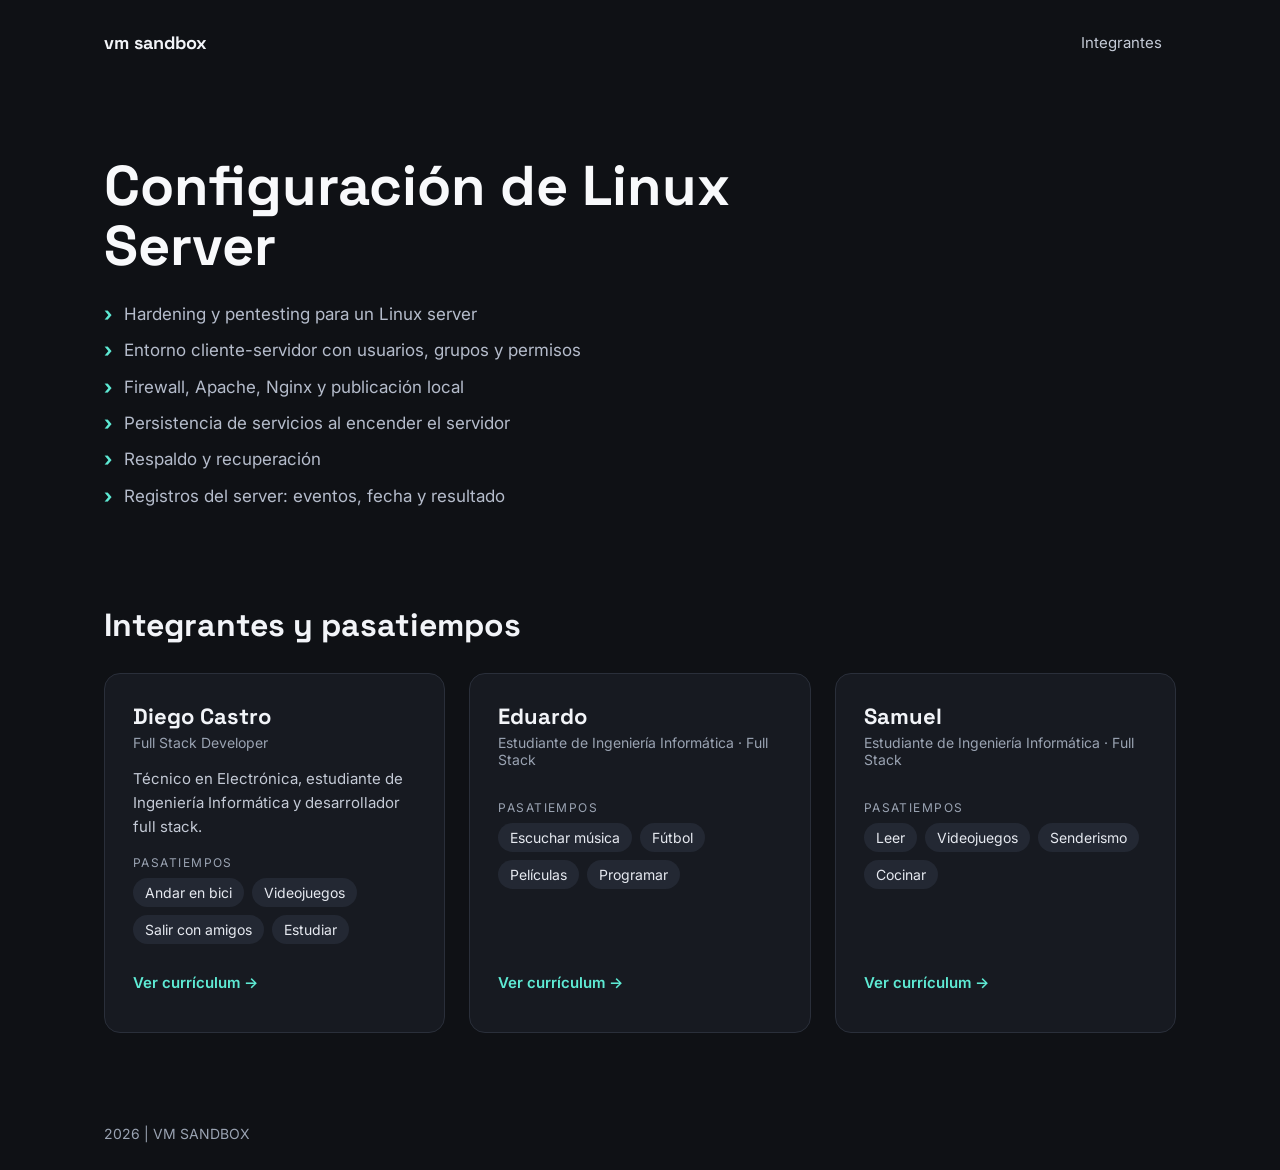
<file: webpage/index.html>
<!DOCTYPE html>
<html lang="es">

<head>
  <meta charset="UTF-8">
  <meta name="viewport" content="width=device-width, initial-scale=1">
  <title>VM Sandbox | Nuestro equipo</title>
  <link rel="preconnect" href="https://fonts.googleapis.com">
  <link rel="preconnect" href="https://fonts.gstatic.com" crossorigin>
  <link rel="stylesheet"
    href="https://fonts.googleapis.com/css2?family=Inter:wght@400;500;600&family=Space+Grotesk:wght@500;700&display=swap">
  <link rel="stylesheet" href="styles.css">
</head>

<body>
  <header class="contenedor encabezado">
    <span class="logo">vm sandbox</span>
    <nav class="menu">
      <a href="#integrantes">Integrantes</a>
    </nav>
  </header>

  <main>
    <section class="contenedor hero">
      <h1>Configuración de Linux Server</h1>
      <ul class="hero-lista">
        <li>Hardening y pentesting para un Linux server</li>
        <li>Entorno cliente-servidor con usuarios, grupos y permisos</li>
        <li>Firewall, Apache, Nginx y publicación local</li>
        <li>Persistencia de servicios al encender el servidor</li>
        <li>Respaldo y recuperación</li>
        <li>Registros del server: eventos, fecha y resultado</li>
      </ul>
    </section>

    <section id="integrantes" class="contenedor seccion">
      <h2>Integrantes y pasatiempos</h2>
      <div class="grid">
        <article class="tarjeta">
          <div>
            <h3>Diego Castro</h3>
            <p class="rol">Full Stack Developer</p>
          </div>
          <p class="descripcion">Técnico en Electrónica, estudiante de Ingeniería Informática y desarrollador full
            stack.</p>
          <div>
            <p class="etiqueta">Pasatiempos</p>
            <ul class="chips">
              <li>Andar en bici</li>
              <li>Videojuegos</li>
              <li>Salir con amigos</li>
              <li>Estudiar</li>
            </ul>
          </div>
          <a class="ver-cv" href="cv-diego.html">Ver currículum →</a>
        </article>
        <article class="tarjeta">
          <div>
            <h3>Eduardo</h3>
            <p class="rol">Estudiante de Ingeniería Informática · Full Stack</p>
          </div>
          <p class="descripcion">
          </p>
          <div>
            <p class="etiqueta">Pasatiempos</p>
            <ul class="chips">
              <li>Escuchar música</li>
              <li>Fútbol</li>
              <li>Películas</li>
              <li>Programar</li>
            </ul>
          </div>
          <a class="ver-cv" href="cv-eduardo.html">Ver currículum →</a>
        </article>
        <article class="tarjeta">
          <div>
            <h3>Samuel</h3>
            <p class="rol">Estudiante de Ingeniería Informática · Full Stack</p>
          </div>
          <p class="descripcion">
          </p>
          <div>
            <p class="etiqueta">Pasatiempos</p>
            <ul class="chips">
              <li>Leer</li>
              <li>Videojuegos</li>
              <li>Senderismo</li>
              <li>Cocinar</li>
            </ul>
          </div>
          <a class="ver-cv" href="cv-samuel.html">Ver currículum →</a>
        </article>
      </div>
    </section>
  </main>

  <footer class="contenedor pie">
    <span id="anio">2026</span> | VM SANDBOX
  </footer>

  <script src="script.js"></script>
</body>

</html>
</file>
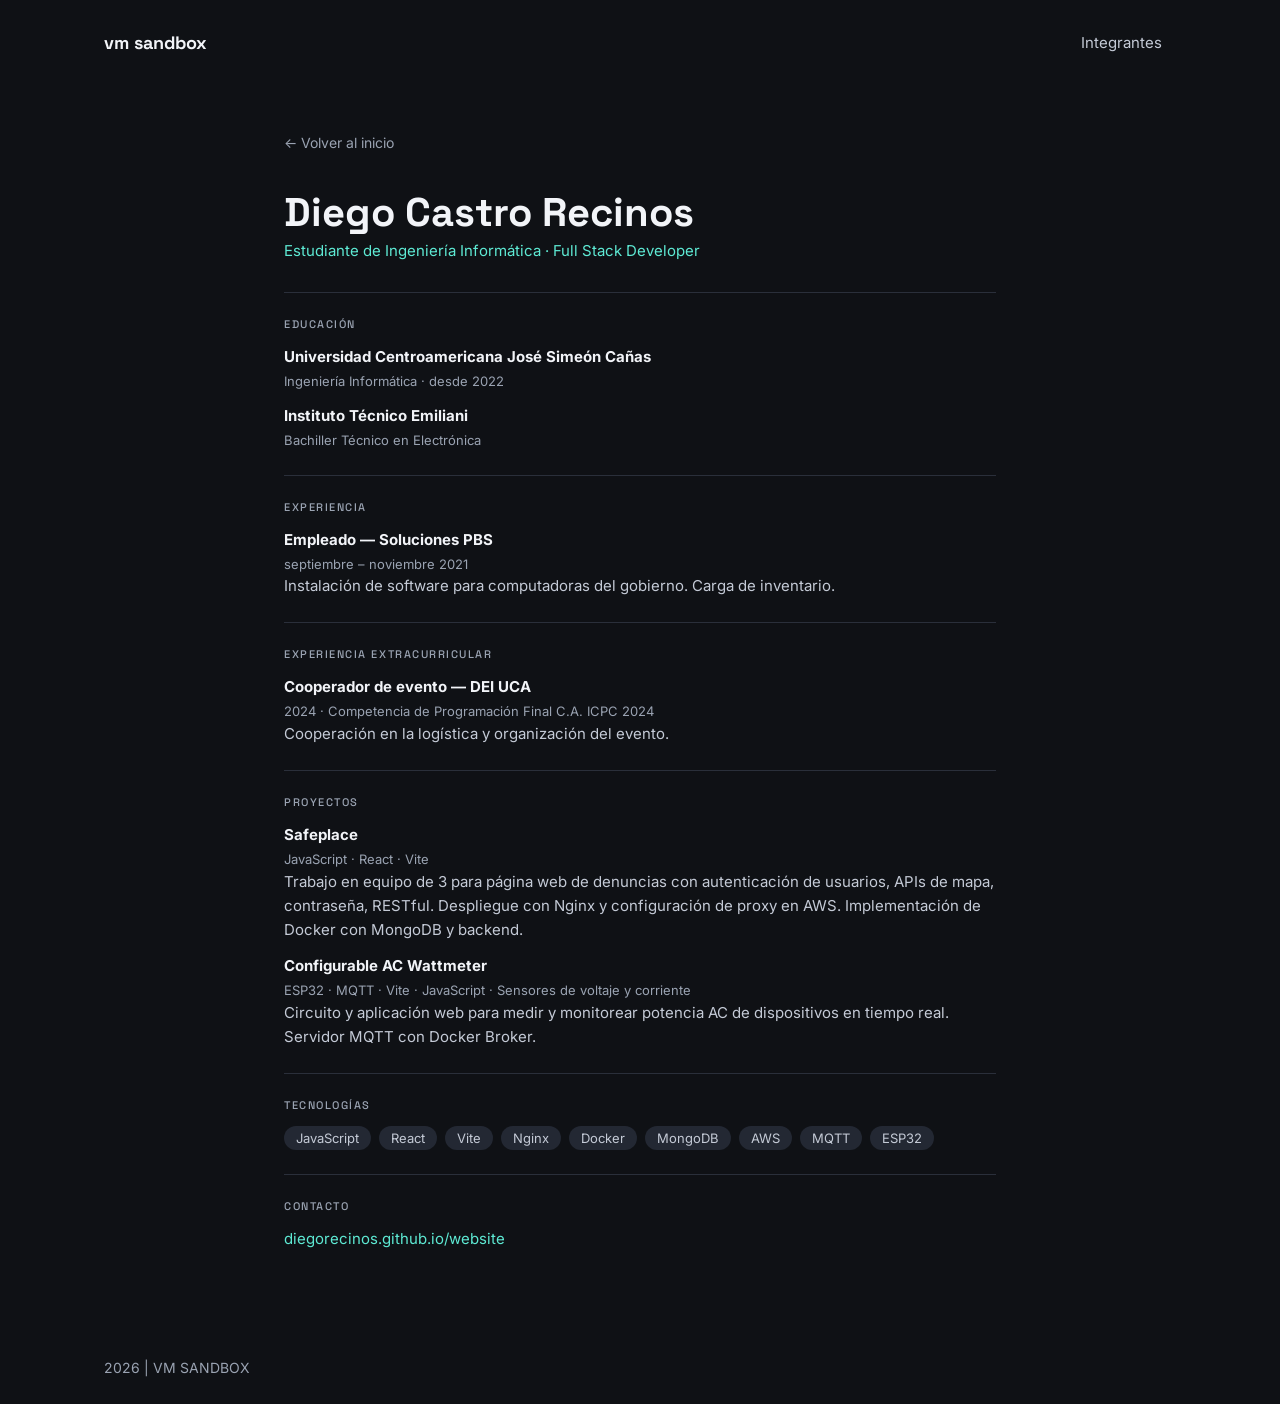
<file: webpage/cv-diego.html>
<!DOCTYPE html>
<html lang="es">
<head>
  <meta charset="UTF-8">
  <meta name="viewport" content="width=device-width, initial-scale=1">
  <title>CV — Diego Castro Recinos | VM Sandbox</title>
  <meta name="description" content="Currículum de Diego Castro Recinos, Técnico en Electrónica y estudiante de Ingeniería Informática, desarrollador full stack.">
  <link rel="preconnect" href="https://fonts.googleapis.com">
  <link rel="preconnect" href="https://fonts.gstatic.com" crossorigin>
  <link rel="stylesheet" href="https://fonts.googleapis.com/css2?family=Inter:wght@400;500;600&family=Space+Grotesk:wght@500;700&display=swap">
  <link rel="stylesheet" href="styles.css">
  <style>
    .cv-page { max-width: 760px; margin: 0 auto; padding: 48px 24px 80px; }
    .cv-volver {
      display: inline-flex;
      align-items: center;
      gap: 6px;
      color: var(--texto-tenue);
      text-decoration: none;
      font-size: 14px;
      margin-bottom: 40px;
      transition: color 0.2s;
    }
    .cv-volver:hover { color: var(--acento); opacity: 1; }
    .cv-nombre { font-size: 40px; line-height: 1.1; margin-bottom: 6px; }
    .cv-subtitulo { font-size: 15px; color: var(--acento); margin: 0 0 32px; }
    .cv-seccion { border-top: 1px solid var(--borde); padding-top: 24px; margin-top: 24px; }
    .cv-seccion h2 {
      font-size: 11px;
      font-weight: 500;
      letter-spacing: 0.14em;
      text-transform: uppercase;
      color: var(--texto-tenue);
      margin: 0 0 14px;
    }
    .cv-seccion ul { margin: 0; padding: 0; list-style: none; display: flex; flex-direction: column; gap: 12px; }
    .cv-seccion li { font-size: 15px; line-height: 1.6; color: var(--texto-suave); }
    .cv-seccion li strong { color: var(--titulo); }
    .cv-seccion li .meta { display: block; font-size: 13px; color: var(--texto-tenue); margin-top: 2px; }
    .cv-tags { display: flex; flex-wrap: wrap; gap: 8px; }
    .cv-tags span {
      padding: 4px 12px;
      border-radius: 999px;
      background: var(--chip);
      font-size: 13px;
      color: var(--texto-suave);
    }
    .cv-link { color: var(--acento); text-decoration: none; }
    .cv-link:hover { opacity: 0.8; }
  </style>
</head>
<body>
  <header class="contenedor encabezado">
    <a href="index.html" class="logo" style="text-decoration:none;">vm sandbox</a>
    <nav class="menu">
      <a href="index.html#integrantes">Integrantes</a>
    </nav>
  </header>

  <main>
    <div class="cv-page">
      <a href="index.html" class="cv-volver">← Volver al inicio</a>

      <h1 class="cv-nombre">Diego Castro Recinos</h1>
      <p class="cv-subtitulo">Estudiante de Ingeniería Informática &middot; Full Stack Developer</p>

      <section class="cv-seccion">
        <h2>Educación</h2>
        <ul>
          <li>
            <strong>Universidad Centroamericana José Simeón Cañas</strong>
            <span class="meta">Ingeniería Informática · desde 2022</span>
          </li>
          <li>
            <strong>Instituto Técnico Emiliani</strong>
            <span class="meta">Bachiller Técnico en Electrónica</span>
          </li>
        </ul>
      </section>

      <section class="cv-seccion">
        <h2>Experiencia</h2>
        <ul>
          <li>
            <strong>Empleado — Soluciones PBS</strong>
            <span class="meta">septiembre – noviembre 2021</span>
            Instalación de software para computadoras del gobierno. Carga de inventario.
          </li>
        </ul>
      </section>

      <section class="cv-seccion">
        <h2>Experiencia Extracurricular</h2>
        <ul>
          <li>
            <strong>Cooperador de evento — DEI UCA</strong>
            <span class="meta">2024 · Competencia de Programación Final C.A. ICPC 2024</span>
            Cooperación en la logística y organización del evento.
          </li>
        </ul>
      </section>

      <section class="cv-seccion">
        <h2>Proyectos</h2>
        <ul>
          <li>
            <strong>Safeplace</strong>
            <span class="meta">JavaScript · React · Vite</span>
            Trabajo en equipo de 3 para página web de denuncias con autenticación de usuarios, APIs de mapa, contraseña, RESTful. Despliegue con Nginx y configuración de proxy en AWS. Implementación de Docker con MongoDB y backend.
          </li>
          <li>
            <strong>Configurable AC Wattmeter</strong>
            <span class="meta">ESP32 · MQTT · Vite · JavaScript · Sensores de voltaje y corriente</span>
            Circuito y aplicación web para medir y monitorear potencia AC de dispositivos en tiempo real. Servidor MQTT con Docker Broker.
          </li>
        </ul>
      </section>

      <section class="cv-seccion">
        <h2>Tecnologías</h2>
        <div class="cv-tags">
          <span>JavaScript</span>
          <span>React</span>
          <span>Vite</span>
          <span>Nginx</span>
          <span>Docker</span>
          <span>MongoDB</span>
          <span>AWS</span>
          <span>MQTT</span>
          <span>ESP32</span>
        </div>
      </section>

      <section class="cv-seccion">
        <h2>Contacto</h2>
        <ul>
          <li>
            <a class="cv-link" href="http://diegorecinos.github.io/website" target="_blank" rel="noopener">diegorecinos.github.io/website</a>
          </li>
        </ul>
      </section>
    </div>
  </main>

  <footer class="contenedor pie">
    <span>2026</span> | VM SANDBOX
  </footer>
</body>
</html>
</file>
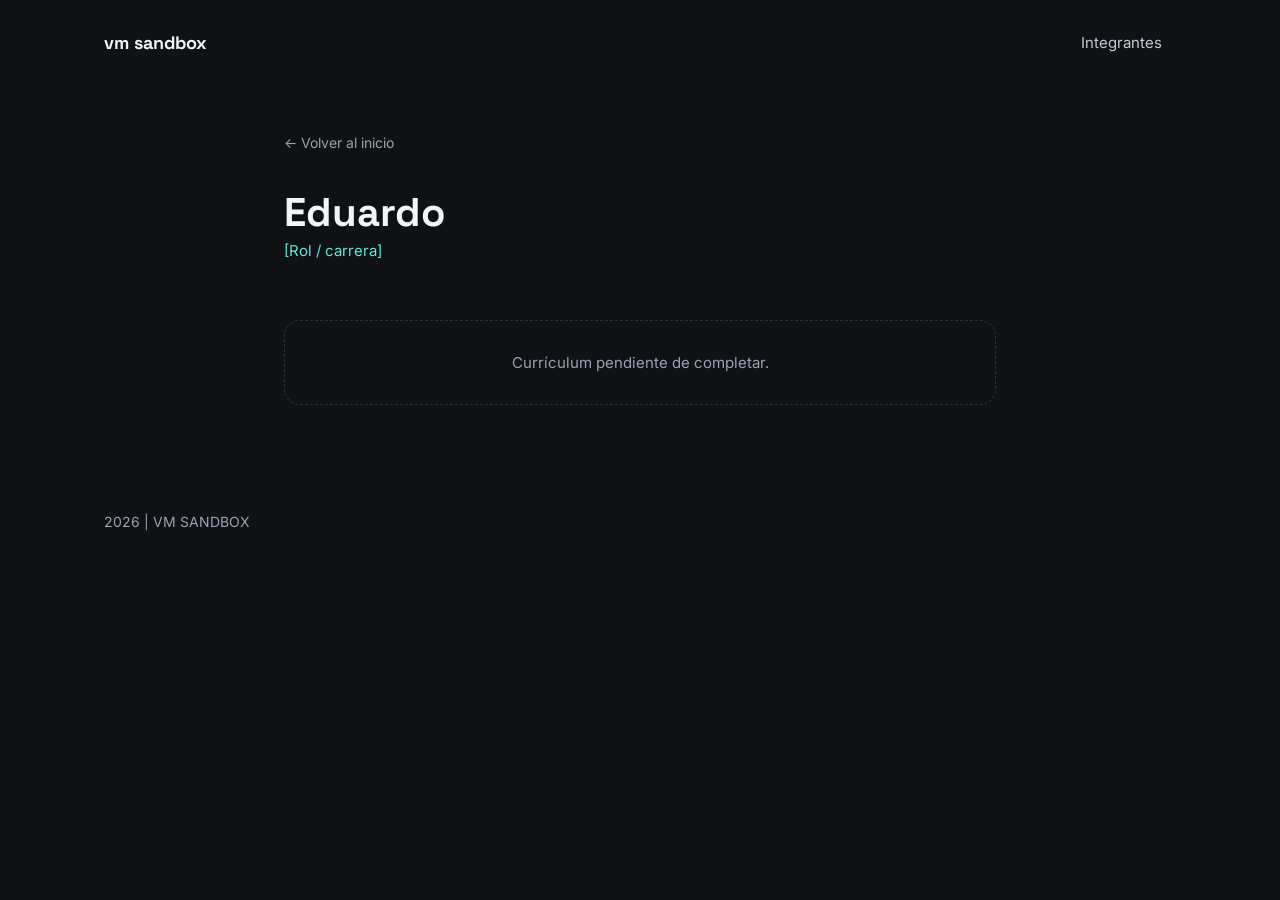
<file: webpage/cv-eduardo.html>
<!DOCTYPE html>
<html lang="es">
<head>
  <meta charset="UTF-8">
  <meta name="viewport" content="width=device-width, initial-scale=1">
  <title>CV — Eduardo | VM Sandbox</title>
  <link rel="preconnect" href="https://fonts.googleapis.com">
  <link rel="preconnect" href="https://fonts.gstatic.com" crossorigin>
  <link rel="stylesheet" href="https://fonts.googleapis.com/css2?family=Inter:wght@400;500;600&family=Space+Grotesk:wght@500;700&display=swap">
  <link rel="stylesheet" href="styles.css">
  <style>
    .cv-page { max-width: 760px; margin: 0 auto; padding: 48px 24px 80px; }
    .cv-volver {
      display: inline-flex;
      align-items: center;
      gap: 6px;
      color: var(--texto-tenue);
      text-decoration: none;
      font-size: 14px;
      margin-bottom: 40px;
      transition: color 0.2s;
    }
    .cv-volver:hover { color: var(--acento); opacity: 1; }
    .cv-nombre { font-size: 40px; line-height: 1.1; margin-bottom: 6px; }
    .cv-subtitulo { font-size: 15px; color: var(--acento); margin: 0 0 32px; }
    .cv-seccion { border-top: 1px solid var(--borde); padding-top: 24px; margin-top: 24px; }
    .cv-seccion h2 {
      font-size: 11px;
      font-weight: 500;
      letter-spacing: 0.14em;
      text-transform: uppercase;
      color: var(--texto-tenue);
      margin: 0 0 14px;
    }
    .cv-seccion ul { margin: 0; padding: 0; list-style: none; display: flex; flex-direction: column; gap: 12px; }
    .cv-seccion li { font-size: 15px; line-height: 1.6; color: var(--texto-suave); }
    .cv-seccion li strong { color: var(--titulo); }
    .cv-seccion li .meta { display: block; font-size: 13px; color: var(--texto-tenue); margin-top: 2px; }
    .pendiente {
      margin-top: 60px;
      padding: 32px;
      border: 1px dashed var(--borde);
      border-radius: 16px;
      text-align: center;
      color: var(--texto-tenue);
      font-size: 15px;
    }
  </style>
</head>
<body>
  <header class="contenedor encabezado">
    <a href="index.html" class="logo" style="text-decoration:none;">vm sandbox</a>
    <nav class="menu">
      <a href="index.html#integrantes">Integrantes</a>
    </nav>
  </header>

  <main>
    <div class="cv-page">
      <a href="index.html" class="cv-volver">← Volver al inicio</a>

      <h1 class="cv-nombre">Eduardo</h1>
      <p class="cv-subtitulo">[Rol / carrera]</p>

      <div class="pendiente">
        Currículum pendiente de completar.
      </div>
    </div>
  </main>

  <footer class="contenedor pie">
    <span>2026</span> | VM SANDBOX
  </footer>
</body>
</html>
</file>
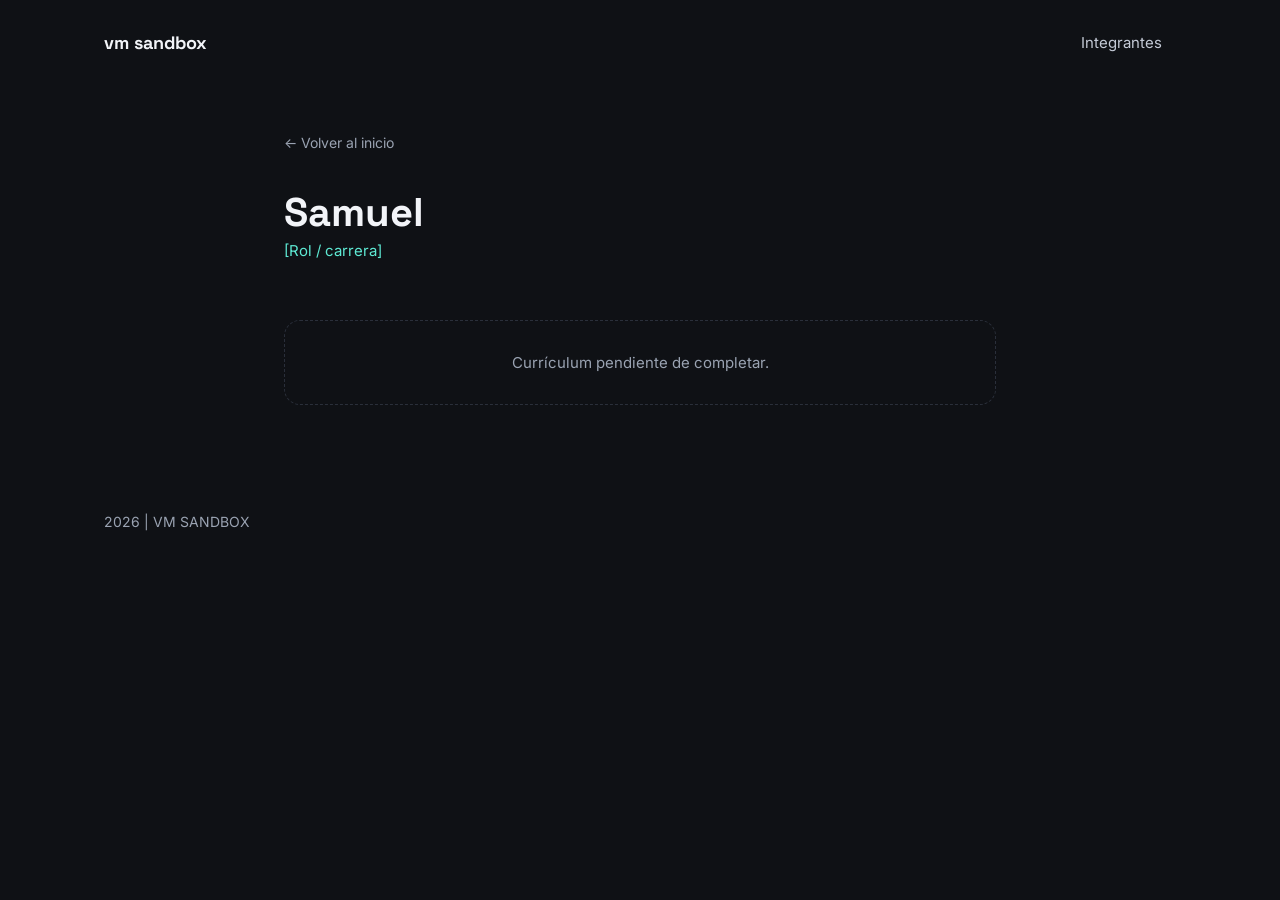
<file: webpage/cv-samuel.html>
<!DOCTYPE html>
<html lang="es">
<head>
  <meta charset="UTF-8">
  <meta name="viewport" content="width=device-width, initial-scale=1">
  <title>CV — Samuel | VM Sandbox</title>
  <link rel="preconnect" href="https://fonts.googleapis.com">
  <link rel="preconnect" href="https://fonts.gstatic.com" crossorigin>
  <link rel="stylesheet" href="https://fonts.googleapis.com/css2?family=Inter:wght@400;500;600&family=Space+Grotesk:wght@500;700&display=swap">
  <link rel="stylesheet" href="styles.css">
  <style>
    .cv-page { max-width: 760px; margin: 0 auto; padding: 48px 24px 80px; }
    .cv-volver {
      display: inline-flex;
      align-items: center;
      gap: 6px;
      color: var(--texto-tenue);
      text-decoration: none;
      font-size: 14px;
      margin-bottom: 40px;
      transition: color 0.2s;
    }
    .cv-volver:hover { color: var(--acento); opacity: 1; }
    .cv-nombre { font-size: 40px; line-height: 1.1; margin-bottom: 6px; }
    .cv-subtitulo { font-size: 15px; color: var(--acento); margin: 0 0 32px; }
    .cv-seccion { border-top: 1px solid var(--borde); padding-top: 24px; margin-top: 24px; }
    .cv-seccion h2 {
      font-size: 11px;
      font-weight: 500;
      letter-spacing: 0.14em;
      text-transform: uppercase;
      color: var(--texto-tenue);
      margin: 0 0 14px;
    }
    .cv-seccion ul { margin: 0; padding: 0; list-style: none; display: flex; flex-direction: column; gap: 12px; }
    .cv-seccion li { font-size: 15px; line-height: 1.6; color: var(--texto-suave); }
    .cv-seccion li strong { color: var(--titulo); }
    .cv-seccion li .meta { display: block; font-size: 13px; color: var(--texto-tenue); margin-top: 2px; }
    .pendiente {
      margin-top: 60px;
      padding: 32px;
      border: 1px dashed var(--borde);
      border-radius: 16px;
      text-align: center;
      color: var(--texto-tenue);
      font-size: 15px;
    }
  </style>
</head>
<body>
  <header class="contenedor encabezado">
    <a href="index.html" class="logo" style="text-decoration:none;">vm sandbox</a>
    <nav class="menu">
      <a href="index.html#integrantes">Integrantes</a>
    </nav>
  </header>

  <main>
    <div class="cv-page">
      <a href="index.html" class="cv-volver">← Volver al inicio</a>

      <h1 class="cv-nombre">Samuel</h1>
      <p class="cv-subtitulo">[Rol / carrera]</p>

      <div class="pendiente">
        Currículum pendiente de completar.
      </div>
    </div>
  </main>

  <footer class="contenedor pie">
    <span>2026</span> | VM SANDBOX
  </footer>
</body>
</html>
</file>
<file: webpage/styles.css>
:root {
  --fondo: #0f1115;
  --fondo-alt: #12151b;
  --tarjeta: #171a21;
  --chip: #232833;
  --borde: #2a2f3a;
  --texto: #e6e9f0;
  --texto-suave: #c4cad6;
  --texto-tenue: #9aa3b2;
  --titulo: #f2f4f8;
  --acento: #5eead4;
}

* { box-sizing: border-box; }

html { scroll-behavior: smooth; }

body {
  margin: 0;
  background: var(--fondo);
  color: var(--texto);
  font-family: "Inter", sans-serif;
}

h1, h2, h3 {
  font-family: "Space Grotesk", sans-serif;
  color: var(--titulo);
  margin: 0;
}

a:hover { opacity: 0.8; }

.contenedor {
  max-width: 1120px;
  margin: 0 auto;
  padding-left: 24px;
  padding-right: 24px;
}

/* Encabezado */
.encabezado {
  padding-top: 20px;
  padding-bottom: 20px;
  display: flex;
  flex-wrap: wrap;
  gap: 12px;
  align-items: center;
  justify-content: space-between;
}

.logo {
  font-family: "Space Grotesk", sans-serif;
  font-weight: 700;
  font-size: 18px;
  color: var(--titulo);
}

.menu { display: flex; gap: 8px; flex-wrap: wrap; }

.menu a {
  min-height: 44px;
  display: inline-flex;
  align-items: center;
  padding: 0 14px;
  color: var(--texto-suave);
  text-decoration: none;
  font-size: 15px;
}

/* Portada */
.hero { padding-top: 72px; padding-bottom: 64px; }

.hero h1 {
  max-width: 760px;
  font-size: 56px;
  line-height: 1.08;
  color: #f8f9fb;
}

.hero p {
  margin: 24px 0 0;
  max-width: 620px;
  font-size: 18px;
  line-height: 1.6;
  color: #b5bccb;
}

.hero-lista {
  margin: 24px 0 0;
  padding: 0;
  list-style: none;
  max-width: 620px;
  display: flex;
  flex-direction: column;
  gap: 10px;
}

.hero-lista li {
  font-size: 17px;
  line-height: 1.55;
  color: #b5bccb;
  padding-left: 20px;
  position: relative;
}

.hero-lista li::before {
  content: "›";
  position: absolute;
  left: 0;
  color: var(--acento);
  font-weight: 700;
  font-size: 20px;
  line-height: 1.3;
}

/* Secciones */
.seccion { padding-top: 32px; padding-bottom: 64px; }

.seccion h2,
.curriculum h2 { font-size: 32px; }

.seccion h2 { margin-bottom: 28px; }

.grid {
  display: grid;
  grid-template-columns: repeat(auto-fit, minmax(280px, 1fr));
  gap: 24px;
}

/* Tarjetas */
.tarjeta {
  background: var(--tarjeta);
  border: 1px solid var(--borde);
  border-radius: 16px;
  padding: 28px;
  display: flex;
  flex-direction: column;
  gap: 16px;
  transition: border-color 0.3s, box-shadow 0.3s;
}

.tarjeta h3 { font-size: 22px; }

.rol { margin: 4px 0 0; font-size: 14px; color: var(--texto-tenue); }

.descripcion { margin: 0; font-size: 15px; line-height: 1.6; color: var(--texto-suave); }

.etiqueta {
  margin: 0 0 8px;
  font-size: 12px;
  font-weight: 400;
  letter-spacing: 0.12em;
  text-transform: uppercase;
  color: var(--texto-tenue);
}

.chips {
  margin: 0;
  padding: 0;
  list-style: none;
  display: flex;
  flex-wrap: wrap;
  gap: 8px;
}

.chips li {
  padding: 6px 12px;
  border-radius: 999px;
  background: var(--chip);
  color: var(--texto);
  font-size: 14px;
}

.ver-cv {
  margin-top: auto;
  align-self: flex-start;
  min-height: 44px;
  display: inline-flex;
  align-items: center;
  color: var(--acento);
  font-size: 15px;
  font-weight: 600;
  text-decoration: none;
}

/* Currículum */
.curriculum {
  background: var(--fondo-alt);
  border-top: 1px solid var(--borde);
  padding: 64px 0 80px;
}

.subtitulo { margin: 8px 0 28px; font-size: 16px; color: var(--texto-tenue); }

.tarjeta-cv { gap: 22px; }

.cv-encabezado { border-bottom: 1px solid var(--borde); padding-bottom: 16px; }

.acento { margin: 4px 0 0; font-size: 14px; color: var(--acento); }

.lista {
  margin: 0;
  padding: 0;
  list-style: none;
  font-size: 15px;
  line-height: 1.5;
  color: #d3d8e2;
}

.lista li { margin-bottom: 6px; }

/* Resaltado al llegar desde "Ver currículum" (lo activa script.js) */
.tarjeta.resaltada {
  border-color: var(--acento);
  box-shadow: 0 0 0 1px var(--acento);
}

/* Pie */
.pie { padding-top: 28px; padding-bottom: 28px; font-size: 14px; color: var(--texto-tenue); }

/* Móvil */
@media (max-width: 600px) {
  .hero { padding-top: 48px; padding-bottom: 40px; }
  .hero h1 { font-size: 36px; }
  .seccion h2, .curriculum h2 { font-size: 26px; }
}
</file>
